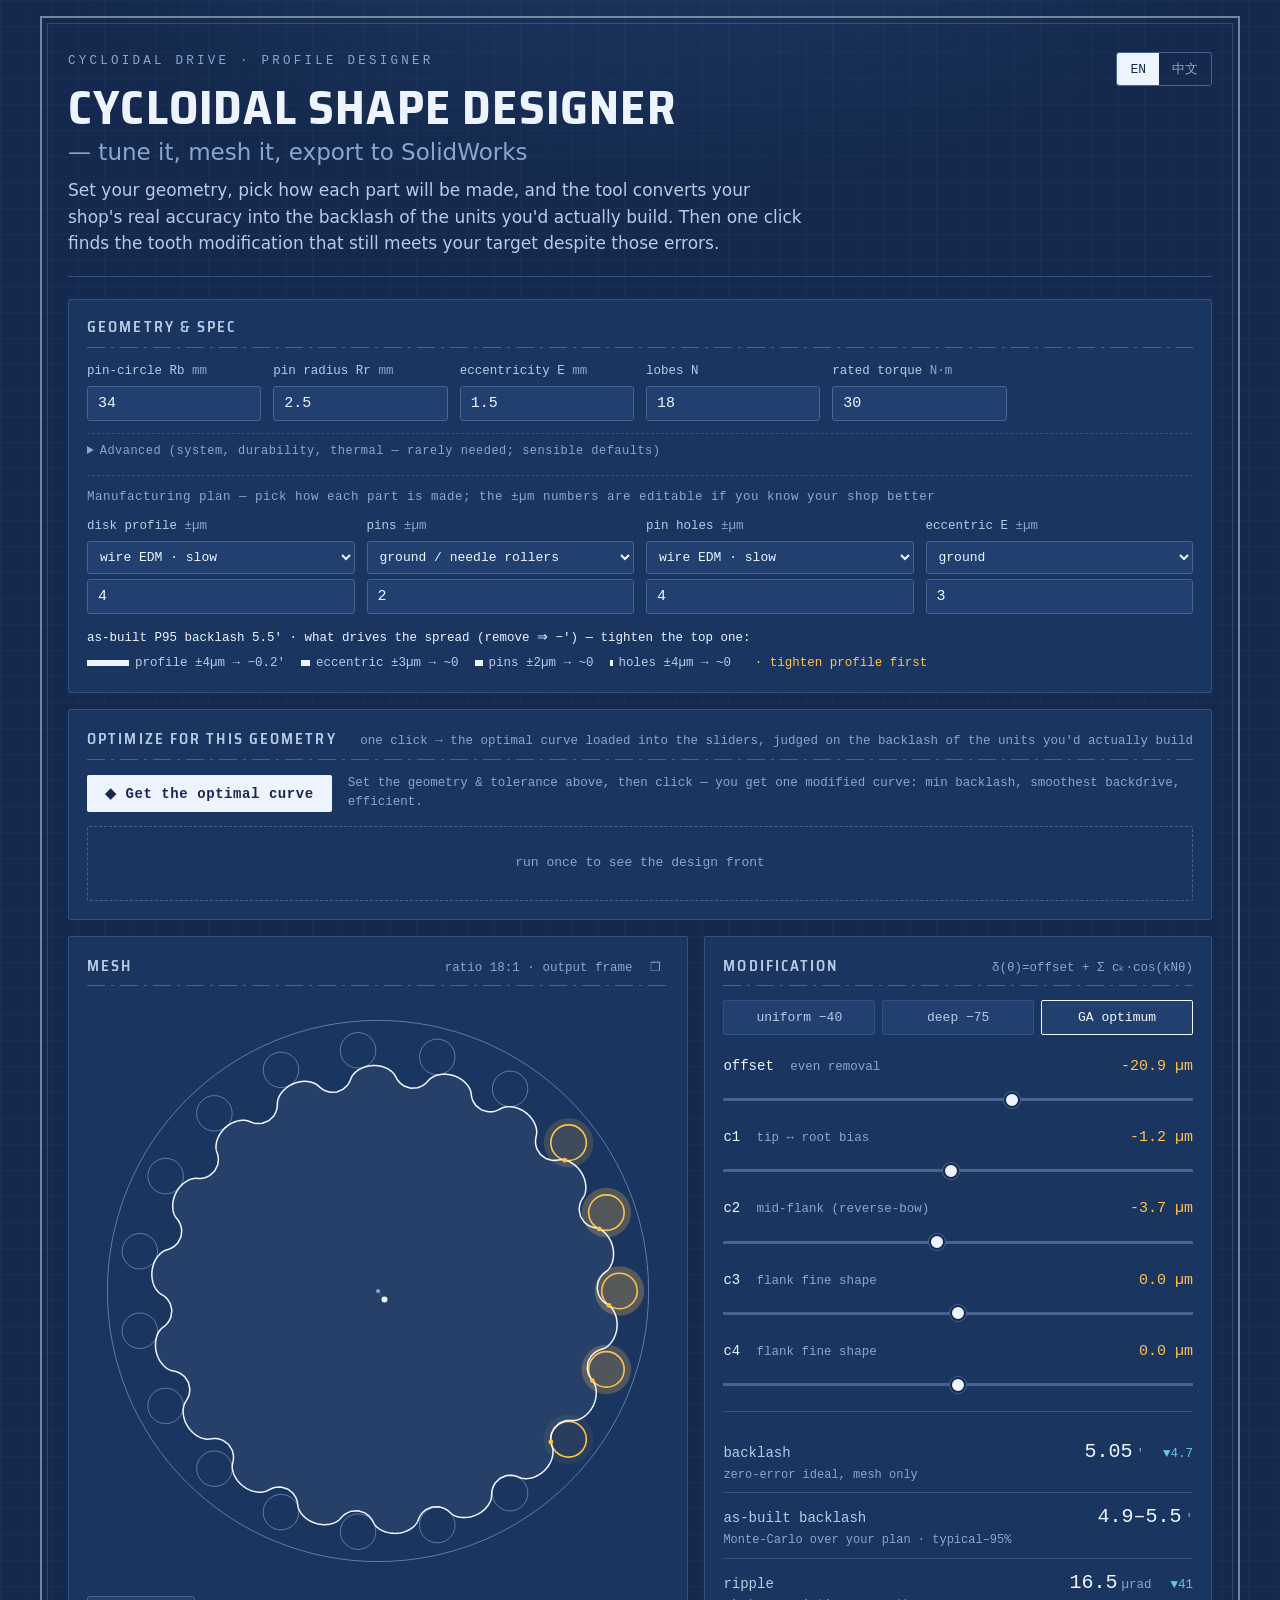
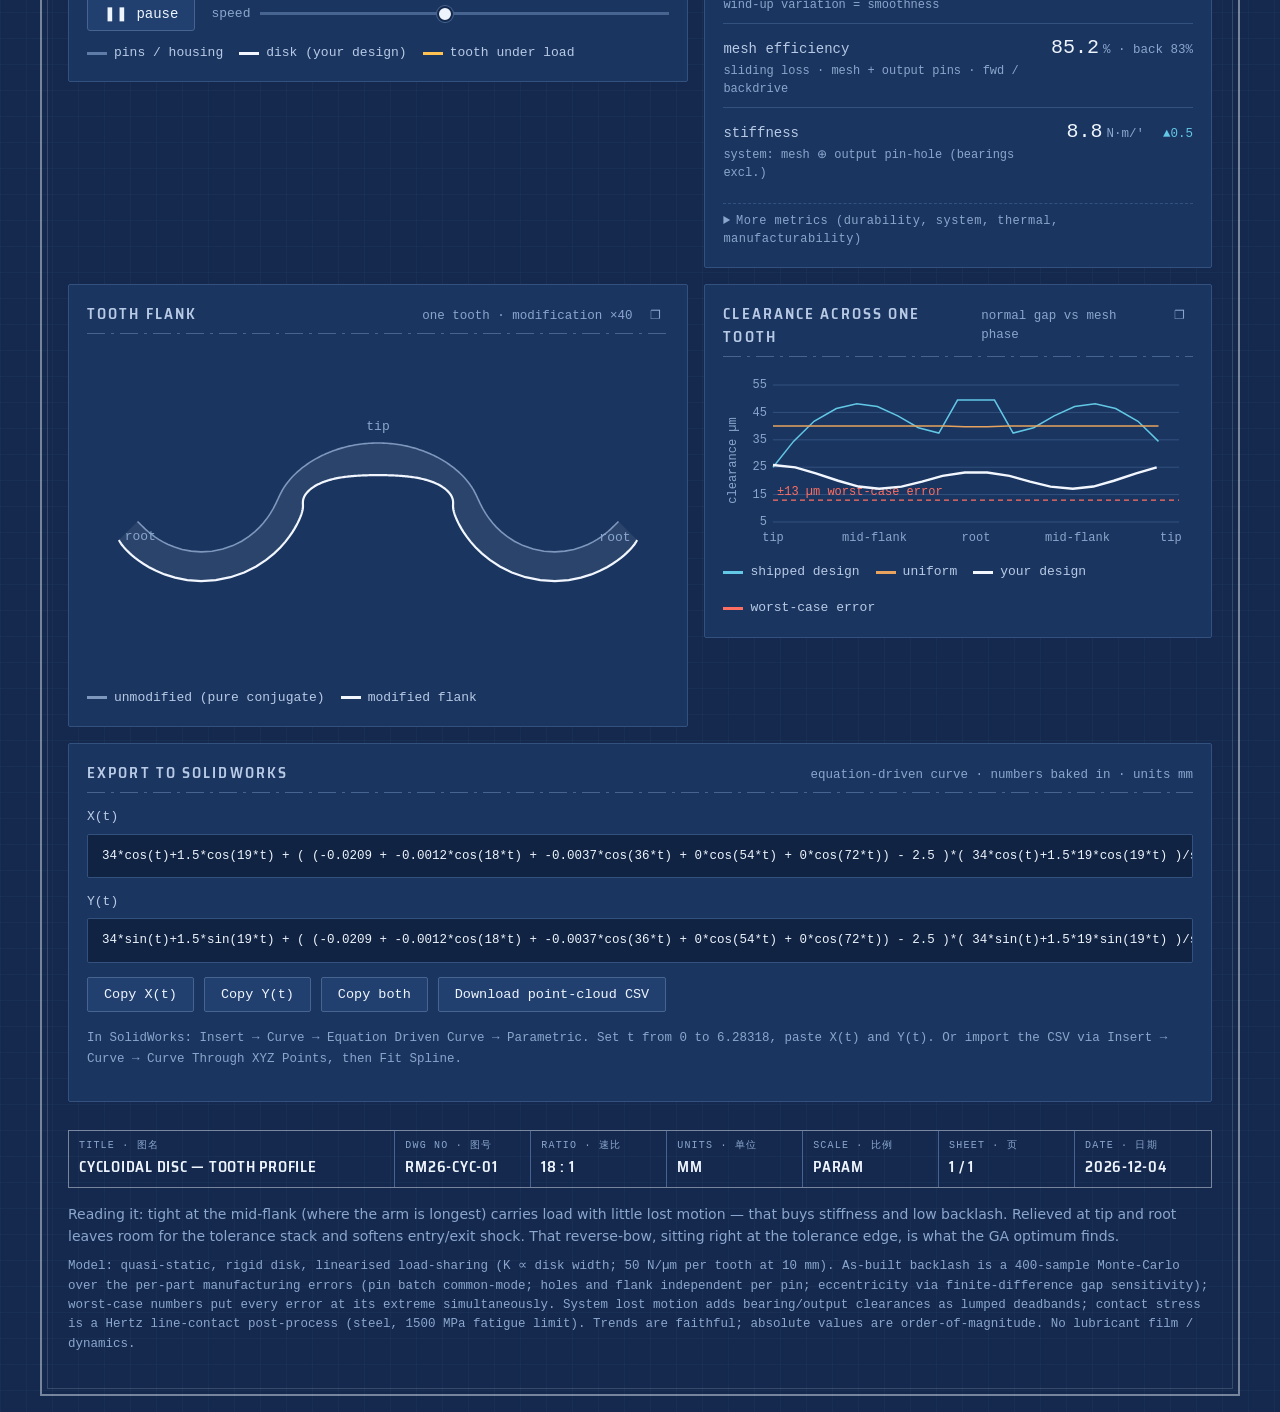
<file: index.html>
<!doctype html>
<html lang="en">
<head>
<meta charset="utf-8">
<meta name="viewport" content="width=device-width, initial-scale=1">
<title>Cycloidal Shape Designer</title>
<meta name="theme-color" content="#14294d">
<link rel="icon" href="data:image/svg+xml,<svg xmlns='http://www.w3.org/2000/svg' viewBox='0 0 16 16'><rect width='16' height='16' rx='3' fill='%23163361'/><circle cx='8' cy='8' r='5' fill='none' stroke='%23eef4fd' stroke-width='2'/></svg>">
<link rel="preconnect" href="https://fonts.googleapis.com">
<link rel="preconnect" href="https://fonts.gstatic.com" crossorigin>
<link rel="stylesheet" href="https://fonts.googleapis.com/css2?family=Saira+Semi+Condensed:wght@600;700&display=swap">
<link rel="stylesheet" href="styles.css">
</head>
<body>
<noscript>This tool runs entirely in your browser and needs JavaScript enabled. / 本工具完全在浏览器内运行，需要启用 JavaScript。</noscript>
<div class="wrap">
  <header>
    <div class="topbar">
      <div>
        <p class="eyebrow" data-i18n="eyebrow">Cycloidal drive · profile designer</p>
        <h1><span data-i18n="title_main">Cycloidal Shape Designer</span> <span class="thin" data-i18n="title_thin">— tune it, mesh it, export to SolidWorks</span></h1>
      </div>
      <div class="lang" role="group" aria-label="language">
        <button id="lang-en" class="on">EN</button>
        <button id="lang-zh">中文</button>
      </div>
    </div>
    <p class="lede" data-i18n="lede">Set your geometry, pick how each part will be made, and the tool converts your shop's real accuracy into the backlash of the units you'd actually build. Then one click finds the tooth modification that still meets your target despite those errors.</p>
  </header>

  <!-- geometry & spec -->
  <div class="setup">
    <h2><span data-i18n="setup_h">Geometry &amp; spec</span></h2>
    <div class="fields">
      <div class="field"><label><span data-i18n="lbl_Rb">pin-circle Rb</span> <span class="unit">mm</span></label><input id="g-Rb" type="number" value="34" min="15" max="120" step="0.5"></div>
      <div class="field"><label><span data-i18n="lbl_Rr">pin radius Rr</span> <span class="unit">mm</span></label><input id="g-Rr" type="number" value="2.5" min="0.5" max="12" step="0.1"></div>
      <div class="field"><label><span data-i18n="lbl_E">eccentricity E</span> <span class="unit">mm</span></label><input id="g-E" type="number" value="1.5" min="0.2" max="6" step="0.1"></div>
      <div class="field"><label><span data-i18n="lbl_N">lobes N</span></label><input id="g-N" type="number" value="18" min="6" max="40" step="1"></div>
      <div class="field"><label><span data-i18n="lbl_T">rated torque</span> <span class="unit">N·m</span></label><input id="g-T" type="number" value="30" min="1" max="500" step="1"></div>
    </div>
    <details class="advset">
      <summary data-i18n="adv_params">Advanced (system, durability, thermal — rarely needed; sensible defaults)</summary>
      <div class="fields">
      <div class="field"><label><span data-i18n="lbl_thick">disk width</span> <span class="unit">mm</span></label><input id="g-thick" type="number" value="10" min="1" max="100" step="0.5"></div>
      <div class="field"><label><span data-i18n="lbl_cbear">bearing clr.</span> <span class="unit">µm</span></label><input id="g-cbear" type="number" value="0" min="0" max="100" step="1"></div>
      <div class="field"><label><span data-i18n="lbl_cout">output clr.</span> <span class="unit">µm</span></label><input id="g-cout" type="number" value="0" min="0" max="100" step="1"></div>
      <div class="field"><label><span data-i18n="lbl_zw">output pins</span></label><input id="g-zw" type="number" value="8" min="3" max="24" step="1"></div>
      <div class="field"><label><span data-i18n="lbl_rw">output PCR</span> <span class="unit">mm</span></label><input id="g-rw" type="number" value="20" min="3" max="110" step="0.5"></div>
      <div class="field"><label><span data-i18n="lbl_rwp">output pin r</span> <span class="unit">mm</span></label><input id="g-rwp" type="number" value="3" min="0.5" max="20" step="0.1"></div>
      <div class="field"><label><span data-i18n="lbl_cbrg">ecc-bearing C</span> <span class="unit">N</span></label><input id="g-cbrg" type="number" value="10000" min="100" max="1000000" step="100"></div>
      <div class="field"><label><span data-i18n="lbl_nin">input speed</span> <span class="unit">rpm</span></label><input id="g-nin" type="number" value="0" min="0" max="100000" step="100"></div>
      <div class="field"><label><span data-i18n="lbl_dt">temp rise ΔT</span> <span class="unit">°C</span></label><input id="g-dt" type="number" value="0" min="-100" max="300" step="5"></div>
      <div class="field"><label><span data-i18n="lbl_cteh">housing CTE</span> <span class="unit">µm/m·K</span></label><input id="g-cteh" type="number" value="23" min="0" max="50" step="0.5"></div>
      <div class="field"><label><span data-i18n="lbl_cted">gear CTE</span> <span class="unit">µm/m·K</span></label><input id="g-cted" type="number" value="11.5" min="0" max="50" step="0.5"></div>
      <div class="field"><label><span data-i18n="lbl_mu">friction µ</span></label><input id="g-mu" type="number" value="0.06" min="0.01" max="0.2" step="0.01"></div>
      <div class="field"><label><span data-i18n="lbl_ndisc">discs (phased)</span></label><input id="g-ndisc" type="number" value="1" min="1" max="3" step="1"></div>
      <div class="field"><label><span data-i18n="lbl_rtool">tool radius</span> <span class="unit">mm</span></label><input id="g-rtool" type="number" value="0.1" min="0.02" max="5" step="0.05"></div>
      <div class="field"><label><span data-i18n="lbl_adje">adjustable ecc</span> <span class="unit" data-i18n="adje_unit">matched assy</span></label><input id="g-adje" type="checkbox"></div>
      <div class="field"><label><span data-i18n="lbl_orol">output rollers</span> <span class="unit" data-i18n="orol_unit">rolling</span></label><input id="g-orol" type="checkbox"></div>
      </div>
    </details>
    <div class="mfg">
      <h3 data-i18n="mfg_h">Manufacturing plan — pick how each part is made; the ±µm numbers are editable if you know your shop better</h3>
      <div class="fields mfgfields">
        <div class="field"><label><span data-i18n="lbl_prof">disk profile</span> <span class="unit">±µm</span></label>
          <select id="p-prof">
            <option value="2" data-i18n="pr_grind">profile ground</option>
            <option value="4" selected data-i18n="pr_wslow">wire EDM · slow</option>
            <option value="12" data-i18n="pr_wfast">wire EDM · fast</option>
            <option value="15" data-i18n="pr_mill">CNC milled</option>
            <option value="60" data-i18n="pr_print">3D printed</option>
            <option value="c" data-i18n="pr_custom">custom</option>
          </select>
          <input id="e-prof" type="number" value="4" min="0" max="100" step="0.5"></div>
        <div class="field"><label><span data-i18n="lbl_pin">pins</span> <span class="unit">±µm</span></label>
          <select id="p-pin">
            <option value="2" selected data-i18n="pn_ground">ground / needle rollers</option>
            <option value="6" data-i18n="pn_std">dowel pins h7</option>
            <option value="10" data-i18n="pn_turn">turned</option>
            <option value="c" data-i18n="pr_custom">custom</option>
          </select>
          <input id="e-pin" type="number" value="2" min="0" max="100" step="0.5"></div>
        <div class="field"><label><span data-i18n="lbl_hole">pin holes</span> <span class="unit">±µm</span></label>
          <select id="p-hole">
            <option value="3" data-i18n="ho_jig">jig-bored / ground</option>
            <option value="4" selected data-i18n="ho_wslow">wire EDM · slow</option>
            <option value="12" data-i18n="ho_wfast">wire EDM · fast</option>
            <option value="8" data-i18n="ho_ream">reamed</option>
            <option value="20" data-i18n="ho_drill">drilled</option>
            <option value="c" data-i18n="pr_custom">custom</option>
          </select>
          <input id="e-hole" type="number" value="4" min="0" max="100" step="0.5"></div>
        <div class="field"><label><span data-i18n="lbl_ecc">eccentric E</span> <span class="unit">±µm</span></label>
          <select id="p-ecc">
            <option value="3" selected data-i18n="ec_grind">ground</option>
            <option value="8" data-i18n="ec_turn">turned</option>
            <option value="c" data-i18n="pr_custom">custom</option>
          </select>
          <input id="e-ecc" type="number" value="3" min="0" max="100" step="0.5"></div>
      </div>
      <div class="budget" id="budget"></div>
    </div>
    <div class="warnbar" id="warn" data-i18n="warn">Geometry undercuts — the unmodified tooth can't mesh with all pins. Reduce E or increase Rb.</div>
  </div>

  <div class="grid">
    <!-- optimize (the tool's primary action — first thing after the inputs) -->
    <div class="panel full" id="optpanel">
      <h2><span data-i18n="opt_h">Optimize for this geometry</span> <span class="aux" data-i18n="opt_sub">one click → the optimal curve loaded into the sliders, judged on the backlash of the units you'd actually build</span></h2>
      <div class="optbar">
        <button id="opt-run" class="optbtn" data-i18n="opt_run">◆ Get the optimal curve</button>
        <span class="optstat" id="opt-stat" aria-live="polite"></span>
      </div>
      <div class="optghost" data-i18n="opt_ghost">run once to see the design front</div>
      <div id="optbody">
        <div class="optgrid">
          <canvas id="optplot"></canvas>
          <div class="optpick" id="opt-pick"></div>
        </div>
        <div class="legend">
          <span><i class="swatch" style="background:var(--green)"></i><span data-i18n="opt_lg">non-dominated designs (backlash ↔ stiffness, colour = pressure angle)</span></span>
        </div>
      </div>
    </div>

    <!-- mesh -->
    <div class="panel">
      <h2><span data-i18n="mesh_h">Mesh</span> <span class="aux" id="ratio"></span><button class="pin" type="button"></button></h2>
      <div class="stagewrap">
        <canvas id="stage"></canvas>
        <div class="jam" id="jam" data-i18n="jam">Worst-case jam — locks if every manufacturing error lands at its tightest</div>
      </div>
      <div class="transport">
        <button class="play" id="play" aria-pressed="true"></button>
        <label><span data-i18n="speed">speed</span> <input type="range" id="speed" min="0" max="100" value="45" aria-label="animation speed"></label>
      </div>
      <div class="legend">
        <span><i class="swatch" style="background:var(--steel)"></i><span data-i18n="lg_pins">pins / housing</span></span>
        <span><i class="swatch" style="background:var(--green)"></i><span data-i18n="lg_disk">disk (your design)</span></span>
        <span><i class="swatch" style="background:var(--hot)"></i><span data-i18n="lg_load">tooth under load</span></span>
      </div>
    </div>

    <!-- modification + metrics -->
    <div class="panel">
      <h2><span data-i18n="mod_h">Modification</span> <span class="aux">δ(θ)=offset + Σ cₖ·cos(kNθ)</span></h2>
      <div class="presets">
        <button data-k="uniform"><span data-i18n="preset_uniform">uniform</span> −40</button>
        <button data-k="deep"><span data-i18n="preset_deep">deep</span> −75</button>
        <button data-k="ga" class="active" data-i18n="preset_ga">GA optimum</button>
      </div>

      <div class="ctl">
        <div class="row"><span class="name"><span data-i18n="lbl_offset">offset</span> <span class="desc" data-i18n="desc_offset">even removal</span></span><span class="val" id="v-offset"></span></div>
        <input type="range" id="s-offset" min="-120" max="40" step="0.1" aria-label="offset">
      </div>
      <div class="ctl">
        <div class="row"><span class="name">c1 <span class="desc" data-i18n="desc_c1">tip ↔ root bias</span></span><span class="val" id="v-c1"></span></div>
        <input type="range" id="s-c1" min="-40" max="40" step="0.1" aria-label="c1">
      </div>
      <div class="ctl">
        <div class="row"><span class="name">c2 <span class="desc" data-i18n="desc_c2">mid-flank (reverse-bow)</span></span><span class="val" id="v-c2"></span></div>
        <input type="range" id="s-c2" min="-40" max="40" step="0.1" aria-label="c2">
      </div>
      <div class="ctl">
        <div class="row"><span class="name">c3 <span class="desc" data-i18n="desc_c3">flank fine shape</span></span><span class="val" id="v-c3"></span></div>
        <input type="range" id="s-c3" min="-40" max="40" step="0.1" aria-label="c3">
      </div>
      <div class="ctl">
        <div class="row"><span class="name">c4 <span class="desc" data-i18n="desc_c4">flank fine shape</span></span><span class="val" id="v-c4"></span></div>
        <input type="range" id="s-c4" min="-40" max="40" step="0.1" aria-label="c4">
      </div>

      <div class="metrics">
        <div class="metric"><span class="k"><span data-i18n="m_backlash">backlash</span><small data-i18n="sub_backlash">zero-error ideal, mesh only</small></span><span class="v" id="m-backlash"></span></div>
        <div class="metric"><span class="k"><span data-i18n="m_asbuilt">as-built backlash</span><small data-i18n="sub_asbuilt">Monte-Carlo over your plan · typical–95%</small></span><span class="v" id="m-asbuilt"></span></div>
        <div class="metric"><span class="k"><span data-i18n="m_ripple">ripple</span><small data-i18n="sub_ripple">wind-up variation = smoothness</small></span><span class="v" id="m-ripple"></span></div>
        <div class="metric"><span class="k"><span data-i18n="m_eff">mesh efficiency</span><small data-i18n="sub_eff">sliding loss · mesh + output pins · fwd / backdrive</small></span><span class="v" id="m-eff"></span></div>
        <div class="metric"><span class="k"><span data-i18n="m_stiff">stiffness</span><small data-i18n="sub_stiff">system: mesh ⊕ output pin-hole (bearings excl.)</small></span><span class="v" id="m-stiff"></span></div>
      </div>
      <details class="advset">
        <summary data-i18n="adv_metrics">More metrics (durability, system, thermal, manufacturability)</summary>
        <div class="metrics">
        <div class="mgroup" data-i18n="grp_sys">system</div>
        <div class="metric"><span class="k"><span data-i18n="m_syslm">system lost motion</span><small data-i18n="sub_syslm">mesh + bearing clr + output pin-hole</small></span><span class="v" id="m-syslm"></span></div>
        <div class="metric"><span class="k"><span data-i18n="m_teeth">loaded teeth</span><small data-i18n="sub_teeth">sharing the rated torque</small></span><span class="v" id="m-teeth"></span></div>
        <div class="metric"><span class="k"><span data-i18n="m_preload">preload for zero backlash</span><small data-i18n="sub_preload">min interference · no-load stiffness · drag</small></span><span class="v" id="m-preload"></span></div>
        <div class="mgroup" data-i18n="grp_dur">durability</div>
        <div class="metric"><span class="k"><span data-i18n="m_stress">contact stress</span><small data-i18n="sub_stress">peak Hertz pressure, loaded pin</small></span><span class="v" id="m-stress"></span></div>
        <div class="metric"><span class="k"><span data-i18n="m_safety">safety factor</span><small data-i18n="sub_safety">vs 1500 MPa contact-fatigue limit</small></span><span class="v" id="m-safety"></span></div>
        <div class="metric"><span class="k"><span data-i18n="m_ostress">output-pin stress</span><small data-i18n="sub_ostress">Hertz on output pins · safety</small></span><span class="v" id="m-ostress"></span></div>
        <div class="metric"><span class="k"><span data-i18n="m_life">bearing life</span><small data-i18n="sub_life">eccentric-bearing L10 · mesh + output reaction</small></span><span class="v" id="m-life"></span></div>
        <div class="metric"><span class="k"><span data-i18n="m_wear">sliding / wear</span><small data-i18n="sub_wear">peak slip · PV scuffing-wear index</small></span><span class="v" id="m-wear"></span></div>
        <div class="mgroup" data-i18n="grp_th">thermal</div>
        <div class="metric"><span class="k"><span data-i18n="m_thermal">thermal drift</span><small data-i18n="sub_thermal">backlash at ΔT · housing↔gear CTE mismatch</small></span><span class="v" id="m-thermal"></span></div>
        <div class="mgroup" data-i18n="grp_mfg">manufacturability</div>
        <div class="metric"><span class="k"><span data-i18n="m_rmargin">worst-case margin</span><small data-i18n="sub_rmargin">every error at its tightest — &gt;0 still assembles</small></span><span class="v" id="m-rmargin"></span></div>
        <div class="metric"><span class="k"><span data-i18n="m_minr">min flank radius</span><small data-i18n="sub_minr">tightest concave curvature vs finishing tool</small></span><span class="v" id="m-minr"></span></div>
        </div>
      </details>
    </div>

    <!-- tooth flank -->
    <div class="panel">
      <h2><span data-i18n="tooth_h">Tooth flank</span> <span class="aux"><span data-i18n="tooth_aux">one tooth · modification</span> ×40</span><button class="pin" type="button"></button></h2>
      <canvas id="tooth"></canvas>
      <div class="legend">
        <span><i class="swatch" style="background:#7e97bd"></i><span data-i18n="lg_unmod">unmodified (pure conjugate)</span></span>
        <span><i class="swatch" style="background:var(--green)"></i><span data-i18n="lg_mod">modified flank</span></span>
      </div>
    </div>

    <!-- clearance -->
    <div class="panel">
      <h2><span data-i18n="clr_h">Clearance across one tooth</span> <span class="aux" data-i18n="clr_aux">normal gap vs mesh phase</span><button class="pin" type="button"></button></h2>
      <canvas id="clr"></canvas>
      <div class="legend">
        <span><i class="swatch" style="background:var(--blue)"></i><span data-i18n="lg_shipped">shipped design</span></span>
        <span><i class="swatch" style="background:var(--orange)"></i><span data-i18n="lg_uniform">uniform</span></span>
        <span><i class="swatch" style="background:var(--green)"></i><span data-i18n="lg_yours">your design</span></span>
        <span><i class="swatch" style="background:var(--danger)"></i><span data-i18n="lg_tol">worst-case error</span></span>
      </div>
    </div>

    <!-- export -->
    <div class="panel export full">
      <h2><span data-i18n="export_h">Export to SolidWorks</span> <span class="aux" data-i18n="export_sub">equation-driven curve · numbers baked in · units mm</span></h2>
      <div class="eqrow"><span class="eqlabel">X(t)</span><pre id="eq-x"></pre></div>
      <div class="eqrow"><span class="eqlabel">Y(t)</span><pre id="eq-y"></pre></div>
      <div class="actions">
        <button id="copy-x" data-i18n="btn_copyx">Copy X(t)</button>
        <button id="copy-y" data-i18n="btn_copyy">Copy Y(t)</button>
        <button id="copy-both" data-i18n="btn_copyboth">Copy both</button>
        <button id="dl-csv" data-i18n="btn_csv">Download point-cloud CSV</button>
      </div>
      <p class="how" data-i18n="how"></p>
    </div>
  </div>

  <footer>
    <div class="tblock">
      <div class="tb wide"><span class="tb-k">Title · 图名</span><span class="tb-v">Cycloidal disc — tooth profile</span></div>
      <div class="tb"><span class="tb-k">Dwg No · 图号</span><span class="tb-v">RM26-CYC-01</span></div>
      <div class="tb"><span class="tb-k">Ratio · 速比</span><span class="tb-v" id="tb-ratio">—</span></div>
      <div class="tb"><span class="tb-k">Units · 单位</span><span class="tb-v">mm</span></div>
      <div class="tb"><span class="tb-k">Scale · 比例</span><span class="tb-v">param</span></div>
      <div class="tb"><span class="tb-k">Sheet · 页</span><span class="tb-v">1 / 1</span></div>
      <div class="tb"><span class="tb-k">Date · 日期</span><span class="tb-v" id="tb-date">—</span></div>
    </div>
    <p class="read"><span data-i18n="footer_read"></span></p>
    <div class="note" data-i18n="footer_note"></div>
  </footer>
</div>
<script type="module" src="app.js"></script>
</body>
</html>
</file>
<file: styles.css>
/* ============ cyanotype blueprint — the page is the drawing sheet ============ */
  :root {
    color-scheme: dark;
    --bg:      #14294d;   /* prussian-blue paper */
    --panel:   #1a3560;
    --panel-2: #21406f;
    --line:    #33517f;
    --line-2:  #46648f;
    --ink:     #eef4fd;   /* paper-white linework */
    --ink-2:   #b8cae5;
    --ink-3:   #8ba6cd;   /* ≥4.5:1 on --panel — axis text, units, sublines all read at arm's length */
    --blue:    #63c7e6;   /* shipped design */
    --orange:  #e8a45e;   /* uniform offset */
    --green:   #f2f7ff;   /* your design (hero) — the brightest line on the sheet */
    --hot:     #ffc14f;   /* load / contact */
    --danger:  #ff6f61;   /* redline markup */
    --steel:   #5f7ca8;   /* housing / pins */
    --frame:   rgba(238,244,253,.45);
    --mono: ui-monospace, "Cascadia Code", "Cascadia Mono", "SF Mono", Consolas, "Liberation Mono", monospace;
    --sans: system-ui, -apple-system, "Segoe UI", Roboto, "Microsoft YaHei", sans-serif;
    --disp: "Saira Semi Condensed", "Segoe UI", system-ui, "Microsoft YaHei", sans-serif;
  }
  * { box-sizing: border-box; }
  body {
    margin: 0; color: var(--ink);
    background:
      radial-gradient(1100px 700px at 50% -8%, rgba(66,108,175,.30), transparent 62%),
      linear-gradient(rgba(140,172,220,.045) 1px, transparent 1px),
      linear-gradient(90deg, rgba(140,172,220,.045) 1px, transparent 1px),
      var(--bg);
    background-size: auto, 26px 26px, 26px 26px, auto;
    font-family: var(--sans); line-height: 1.55; font-size: 16px;
    -webkit-font-smoothing: antialiased;
  }
  ::selection { background: rgba(255,193,79,.35); }

  /* drawing frame: outer heavy line + inner hairline, like an ISO sheet border */
  .wrap {
    max-width: 1200px; margin: 16px auto; padding: 34px 26px 40px;
    border: 2px solid var(--frame); position: relative;
  }
  .wrap::after {
    content: ""; position: absolute; inset: 5px; pointer-events: none;
    border: 1px solid rgba(238,244,253,.16);
  }
  @media (max-width: 720px){ .wrap { margin: 8px; padding: 22px 14px 28px; } }

  /* ---- header ---- */
  header { border-bottom: 1px solid var(--line); padding-bottom: 20px; margin-bottom: 22px; }
  .topbar { display: flex; justify-content: space-between; align-items: flex-start; gap: 16px; }
  .eyebrow {
    font-family: var(--mono); font-size: 12.5px; letter-spacing: .26em;
    text-transform: uppercase; color: var(--ink-3); margin: 0 0 12px;
  }
  h1 {
    font-family: var(--disp); text-transform: uppercase;
    font-size: clamp(30px, 4.6vw, 48px); line-height: 1.04; margin: 0 0 12px;
    font-weight: 700; letter-spacing: .025em; text-wrap: balance;
  }
  h1 .thin { display: block; font-family: var(--sans); text-transform: none; color: var(--ink-3); font-weight: 300; font-size: .48em; margin-top: 8px; letter-spacing: 0; }   /* own line: no mid-title wrap fighting the big words */
  .lede { color: var(--ink-2); max-width: 68ch; margin: 0; font-size: 17px; }
  /* language toggle */
  .lang { display: inline-flex; border: 1px solid var(--line-2); border-radius: 3px; overflow: hidden; flex: none; }
  .lang button {
    font-family: var(--mono); font-size: 13px; padding: 7px 13px; cursor: pointer;
    background: transparent; border: 0; color: var(--ink-3); transition: color .15s, background .15s;
  }
  .lang button.on { color: var(--bg); background: var(--ink); }
  .lang button:not(.on):hover { color: var(--ink); }
  .lang button:focus-visible { outline: 2px solid var(--hot); outline-offset: -2px; }

  /* ---- geometry / spec bar ---- */
  .setup { background: var(--panel); border: 1px solid var(--line); border-radius: 2px; padding: 16px 18px; margin-bottom: 16px; }
  /* panel titles: drafting lettering over a centre-line (long dash · dot) rule */
  .setup h2, .panel h2 {
    font-family: var(--disp); font-size: 15px; letter-spacing: .14em; text-transform: uppercase;
    color: var(--ink-2); margin: 0 0 14px; font-weight: 600;
    display: flex; justify-content: space-between; align-items: baseline; gap: 10px;
    padding-bottom: 8px;
    background-image: repeating-linear-gradient(90deg, var(--line-2) 0 18px, transparent 18px 24px, var(--line-2) 24px 27px, transparent 27px 33px);
    background-repeat: no-repeat; background-size: 100% 1px; background-position: 0 100%;
  }
  .panel h2 .aux { font-family: var(--mono); color: var(--ink-3); letter-spacing: 0; text-transform: none; font-size: 12.5px; font-weight: 400; margin-left: auto; }
  /* pin: float a chart panel bottom-right so it stays visible while tuning sliders elsewhere */
  .panel h2 .pin { flex: none; font-family: var(--mono); font-size: 12px; line-height: 1; color: var(--ink-3);
    background: transparent; border: 1px solid transparent; border-radius: 2px; padding: 3px 7px; cursor: pointer;
    transition: color .15s, border-color .15s; }
  .panel h2 .pin:hover { color: var(--ink); border-color: var(--line-2); }
  .panel h2 .pin:focus-visible { outline: 2px solid var(--hot); outline-offset: 1px; }
  .panel.pinned { position: fixed; right: 18px; bottom: 18px; width: min(420px, 46vw); z-index: 60;
    max-height: 78vh; overflow: auto; border-color: var(--line-2); box-shadow: 0 14px 44px rgba(4,12,28,.65); }
  .panel.pinned h2 .pin { color: var(--hot); }
  @media (max-width: 720px){ .panel.pinned { width: calc(100vw - 24px); right: 12px; bottom: 12px; max-height: 55vh; } }
  .fields { display: grid; grid-template-columns: repeat(6, 1fr); gap: 12px; }
  @media (max-width: 720px){ .fields { grid-template-columns: repeat(3, 1fr); } }
  @media (max-width: 420px){ .fields { grid-template-columns: repeat(2, 1fr); } }
  .field { display: flex; flex-direction: column; gap: 5px; }
  .field label { font-family: var(--mono); font-size: 12.5px; color: var(--ink-2); }
  .field .unit { color: var(--ink-3); }
  .field input {
    font-family: var(--mono); font-size: 15px; color: var(--ink); background: var(--panel-2);
    border: 1px solid var(--line-2); border-radius: 3px; padding: 8px 10px; width: 100%;
    font-variant-numeric: tabular-nums;
  }
  .field input:focus-visible { outline: 2px solid var(--hot); outline-offset: 0; border-color: var(--hot); }
  .field input:invalid { border-color: var(--danger); }   /* typed value outside min/max: the math clamps it, the border says so */
  .field input:invalid:focus-visible { outline-color: var(--danger); }
  .field input[type=checkbox] { width: 22px; height: 22px; margin-top: 7px; padding: 0; accent-color: var(--ink); cursor: pointer; }
  .warnbar { display: none; margin-top: 12px; font-family: var(--mono); font-size: 13px; color: var(--hot);
    border: 1px solid var(--hot); background: rgba(255,193,79,.10); border-radius: 2px; padding: 8px 11px; }
  .warnbar.on { display: block; }

  /* ---- manufacturing plan ---- */
  .advset { margin-top: 12px; border-top: 1px dashed var(--line); padding-top: 8px; }
  .advset:not([open]) > *:not(summary) { display: none; }   /* force-collapse content when closed */
  .advset > summary { font-family: var(--mono); font-size: 12px; color: var(--ink-3); cursor: pointer; letter-spacing: .04em; list-style: revert; user-select: none; }
  .advset > summary:hover { color: var(--ink-2); }
  .advset > summary:focus-visible { outline: 2px solid var(--hot); outline-offset: 2px; border-radius: 2px; }
  .advset[open] > summary { margin-bottom: 12px; }
  .advset .metrics { border-top: none; margin-top: 0; padding-top: 0; }
  .mfg { border-top: 1px dashed var(--line); margin-top: 14px; padding-top: 12px; }
  .mfg h3 { font-family: var(--mono); font-size: 12.5px; color: var(--ink-3); margin: 0 0 10px; font-weight: 500; letter-spacing: .04em; }
  .mfgfields { grid-template-columns: repeat(4, 1fr); }
  @media (max-width: 720px){ .mfgfields { grid-template-columns: repeat(2, 1fr); } }
  .field select {
    font-family: var(--mono); font-size: 13px; color: var(--ink); background: var(--panel-2);
    border: 1px solid var(--line-2); border-radius: 3px; padding: 7px 8px; width: 100%;
  }
  .field select:focus-visible { outline: 2px solid var(--hot); outline-offset: 0; border-color: var(--hot); }
  .budget { font-family: var(--mono); font-size: 12.5px; color: var(--ink-2); margin-top: 12px; line-height: 2; }
  .budget b { color: var(--ink); font-weight: 500; }
  .budget .src { display: inline-block; margin-right: 16px; white-space: nowrap; }
  .budget .bar { display: inline-block; height: 6px; background: var(--ink); border-radius: 0; vertical-align: middle; margin-right: 6px; }
  .budget .hint { color: var(--hot); white-space: nowrap; }

  /* ---- layout ---- */
  .grid { display: grid; grid-template-columns: 1.1fr .9fr; gap: 16px; align-items: start; }   /* start: a tall foldout must not stretch its row-mate into dead space */
  @media (max-width: 880px) { .grid { grid-template-columns: 1fr; } }
  .panel { background: var(--panel); border: 1px solid var(--line); border-radius: 2px; padding: 18px; position: relative; min-width: 0; }
  .full { grid-column: 1 / -1; }

  canvas { display: block; width: 100%; max-width: 100%; min-width: 0; }
  #stage { aspect-ratio: 1 / 1; }
  #tooth { aspect-ratio: 16 / 9; }
  #clr   { aspect-ratio: 21 / 8; }

  /* ---- mesh overlay ---- */
  .stagewrap { position: relative; }
  .jam {
    position: absolute; top: 12px; left: 12px; right: 12px; font-family: var(--mono); font-size: 13px;
    letter-spacing: .06em; color: var(--danger); border: 1px solid var(--danger);
    background: rgba(255,111,97,.14); padding: 6px 10px; border-radius: 2px; display: none;
  }
  .jam.on { display: block; }
  .transport { display: flex; align-items: center; gap: 16px; margin-top: 14px; }
  button.play {
    font-family: var(--mono); font-size: 14px; color: var(--ink); background: var(--panel-2);
    border: 1px solid var(--line-2); border-radius: 3px; padding: 8px 16px; cursor: pointer;
    min-width: 96px; transition: border-color .15s;
  }
  button.play:hover { border-color: var(--ink); }
  button.play:focus-visible { outline: 2px solid var(--hot); outline-offset: 2px; }
  .transport label { font-family: var(--mono); font-size: 13px; color: var(--ink-3); display: flex; align-items: center; gap: 10px; flex: 1; }

  /* ---- presets + sliders ---- */
  .presets { display: flex; gap: 7px; margin-bottom: 20px; }
  .presets button {
    flex: 1; font-family: var(--mono); font-size: 13px; padding: 9px 4px; cursor: pointer;
    background: var(--panel-2); border: 1px solid var(--line); border-radius: 2px; color: var(--ink-2);
    transition: border-color .15s, color .15s;
  }
  .presets button:hover { color: var(--ink); }
  .presets button.active { color: var(--ink); border-color: currentColor; }
  .presets button[data-k="uniform"].active { color: var(--orange); }
  .presets button[data-k="deep"].active { color: var(--blue); }
  .presets button[data-k="ga"].active { color: var(--green); }
  .presets button:focus-visible { outline: 2px solid var(--hot); outline-offset: 2px; }

  .ctl { margin-bottom: 16px; }
  .ctl .row { display: flex; justify-content: space-between; align-items: baseline; margin-bottom: 6px; gap: 10px; }
  .ctl .name { font-family: var(--mono); font-size: 14px; color: var(--ink); }
  .ctl .name .desc { color: var(--ink-3); font-size: 12.5px; margin-left: 8px; }
  .ctl .val { font-family: var(--mono); font-size: 15px; color: var(--hot); font-variant-numeric: tabular-nums; }
  input[type=range] { -webkit-appearance: none; appearance: none; width: 100%; height: 3px; background: var(--line-2); border-radius: 0; outline: none; margin: 9px 0; }
  input[type=range]::-webkit-slider-thumb { -webkit-appearance: none; width: 16px; height: 16px; border-radius: 50%; background: var(--ink); border: 2px solid var(--bg); cursor: pointer; box-shadow: 0 0 0 1px var(--line-2); }
  input[type=range]::-moz-range-thumb { width: 16px; height: 16px; border-radius: 50%; background: var(--ink); border: 2px solid var(--bg); cursor: pointer; }
  input[type=range]:focus-visible::-webkit-slider-thumb { box-shadow: 0 0 0 2px var(--hot); }
  input[type=range]:focus-visible::-moz-range-thumb { box-shadow: 0 0 0 2px var(--hot); }

  /* ---- metrics ---- */
  .metrics { border-top: 1px solid var(--line); margin-top: 6px; padding-top: 16px; }
  .mgroup { font-family: var(--disp); font-size: 12px; letter-spacing: .18em; text-transform: uppercase;
    color: var(--ink-3); font-weight: 600; padding: 14px 0 3px; border-bottom: 1px solid var(--line); }
  .mgroup:first-child { padding-top: 0; }
  .metric { display: grid; grid-template-columns: 1fr auto; align-items: baseline; gap: 10px; padding: 8px 0; border-bottom: 1px solid var(--line); }
  .metric:last-child { border-bottom: 0; }
  .metric .k { font-family: var(--mono); font-size: 14px; color: var(--ink-2); }
  .metric .k small { color: var(--ink-3); display: block; font-size: 12px; margin-top: 1px; }
  .metric .v { font-family: var(--mono); font-size: 20px; color: var(--ink); font-variant-numeric: tabular-nums; text-align: right; }
  .metric .v u { text-decoration: none; color: var(--ink-3); font-size: 12.5px; margin-left: 4px; }
  .metric .v.warn { color: var(--hot); }
  .metric .v.bad  { color: var(--danger); }
  .metric .delta { font-size: 12.5px; margin-left: 7px; }
  .delta.up { color: var(--blue); } .delta.down { color: var(--danger); }

  .legend { display: flex; flex-wrap: wrap; gap: 16px; font-family: var(--mono); font-size: 13px; color: var(--ink-2); margin-top: 12px; }
  .legend span { display: inline-flex; align-items: center; gap: 7px; }
  .swatch { width: 20px; height: 3px; border-radius: 0; display: inline-block; }

  /* ---- export ---- */
  .export .eqrow { margin-bottom: 14px; }
  .export .eqlabel { font-family: var(--mono); font-size: 13px; color: var(--ink-2); margin-bottom: 6px; display: block; }
  .export pre {
    font-family: var(--mono); font-size: 12.5px; color: var(--ink); background: rgba(9,21,42,.55);
    border: 1px solid var(--line); border-radius: 2px; padding: 12px 14px; margin: 0;
    overflow-x: auto; white-space: pre; line-height: 1.5;
  }
  .actions { display: flex; flex-wrap: wrap; gap: 10px; margin: 4px 0 16px; }
  .actions button {
    font-family: var(--mono); font-size: 13.5px; color: var(--ink); background: var(--panel-2);
    border: 1px solid var(--line-2); border-radius: 2px; padding: 9px 16px; cursor: pointer;
    transition: border-color .15s, color .15s;
  }
  .actions button:hover { border-color: var(--ink); color: var(--ink); }
  .actions button:focus-visible { outline: 2px solid var(--hot); outline-offset: 2px; }
  .export .how { font-family: var(--mono); font-size: 12.5px; color: var(--ink-3); line-height: 1.7; }
  .export .how b { color: var(--ink-2); font-weight: 500; }

  /* ---- optimize ---- */
  .optbar { display: flex; align-items: center; gap: 16px; flex-wrap: wrap; margin-bottom: 14px; }
  button.optbtn {
    font-family: var(--mono); font-size: 14px; color: var(--bg); background: var(--ink);
    border: 0; border-radius: 2px; padding: 10px 18px; cursor: pointer; font-weight: 600;
    letter-spacing: .04em; transition: filter .15s;
  }
  button.optbtn:hover { filter: brightness(1.06); box-shadow: 0 0 0 3px rgba(238,244,253,.18); }
  button.optbtn:disabled { background: var(--line-2); color: var(--ink-3); cursor: default; filter: none; box-shadow: none; }
  button.optbtn:focus-visible { outline: 2px solid var(--hot); outline-offset: 2px; }
  .optstat { font-family: var(--mono); font-size: 12.5px; color: var(--ink-3); flex: 1; min-width: 220px; }
  .optstat.ok   { color: var(--blue); }
  .optstat.warn { color: var(--hot); }
  .optstat.err  { color: var(--danger); }
  .optstat.busy { color: var(--ink-2); }
  /* pre-run / stale: collapse the empty plot area to a one-line ghost hint instead of a 430px void */
  .optghost { display: none; font-family: var(--mono); font-size: 13px; color: var(--ink-3);
    border: 1px dashed var(--line-2); border-radius: 2px; padding: 26px 12px; text-align: center; }
  #optpanel.optempty .optghost { display: block; }
  #optpanel.optempty #optbody { display: none; }
  .optgrid { display: grid; grid-template-columns: 1.4fr .6fr; gap: 16px; }
  @media (max-width: 720px){ .optgrid { grid-template-columns: 1fr; } }
  #optplot { display: block; width: 100%; aspect-ratio: 2 / 1; cursor: crosshair; }
  .optpick { font-family: var(--mono); font-size: 12.5px; color: var(--ink-2); border-left: 1px solid var(--line); padding-left: 14px; }
  .optpick .row { display: flex; justify-content: space-between; gap: 10px; padding: 3px 0; }
  .optpick .row b { color: var(--ink); font-weight: 500; }
  .optpick .muted { color: var(--ink-3); }
  .optpick .load { margin-top: 10px; font-family: var(--mono); font-size: 12.5px; color: var(--bg); background: var(--ink); border: 0; border-radius: 2px; padding: 7px 12px; cursor: pointer; transition: filter .15s; }
  .optpick .load:hover { filter: brightness(1.08); }
  .optpick .load:focus-visible { outline: 2px solid var(--hot); outline-offset: 2px; }

  /* CJK doesn't benefit from the wide tracking meant for uppercase Latin */
  :root:lang(zh) .eyebrow { letter-spacing: .1em; }
  :root:lang(zh) .setup h2, :root:lang(zh) .panel h2 { letter-spacing: .08em; }
  :root:lang(zh) h1 { letter-spacing: .01em; }

  /* ---- footer = title block ---- */
  footer { margin-top: 28px; color: var(--ink-3); font-size: 14px; }
  .tblock { display: grid; grid-template-columns: 2.4fr repeat(6, 1fr); border: 1.5px solid var(--frame); margin-bottom: 16px; }
  .tb { border-right: 1px solid var(--line-2); padding: 7px 10px 8px; min-width: 0; }
  .tb:last-child { border-right: 0; }
  .tb-k { display: block; font-family: var(--mono); font-size: 10px; letter-spacing: .12em; text-transform: uppercase; color: var(--ink-3); margin-bottom: 2px; white-space: nowrap; }
  .tb-v { display: block; font-family: var(--disp); font-size: 15px; font-weight: 600; letter-spacing: .05em; color: var(--ink); text-transform: uppercase; white-space: nowrap; overflow: hidden; text-overflow: ellipsis; font-variant-numeric: tabular-nums; }
  @media (max-width: 880px){
    .tblock { grid-template-columns: repeat(3, 1fr); }
    .tb.wide { grid-column: 1 / -1; border-right: 0; }
    .tb:nth-child(3n+1){ border-right: 0; }   /* rows of 3 after the full-width title cell */
    .tb:nth-child(n+2){ border-top: 1px solid var(--line-2); }
  }
  footer .read { margin: 0; }
  footer b { color: var(--ink-2); font-weight: 500; }
  footer code { font-family: var(--mono); color: var(--ink-2); }
  .note { font-family: var(--mono); font-size: 12.5px; color: var(--ink-3); margin-top: 10px; }

  @media (prefers-reduced-motion: reduce) {
    * { transition-duration: .01ms !important; }
  }
</file>
